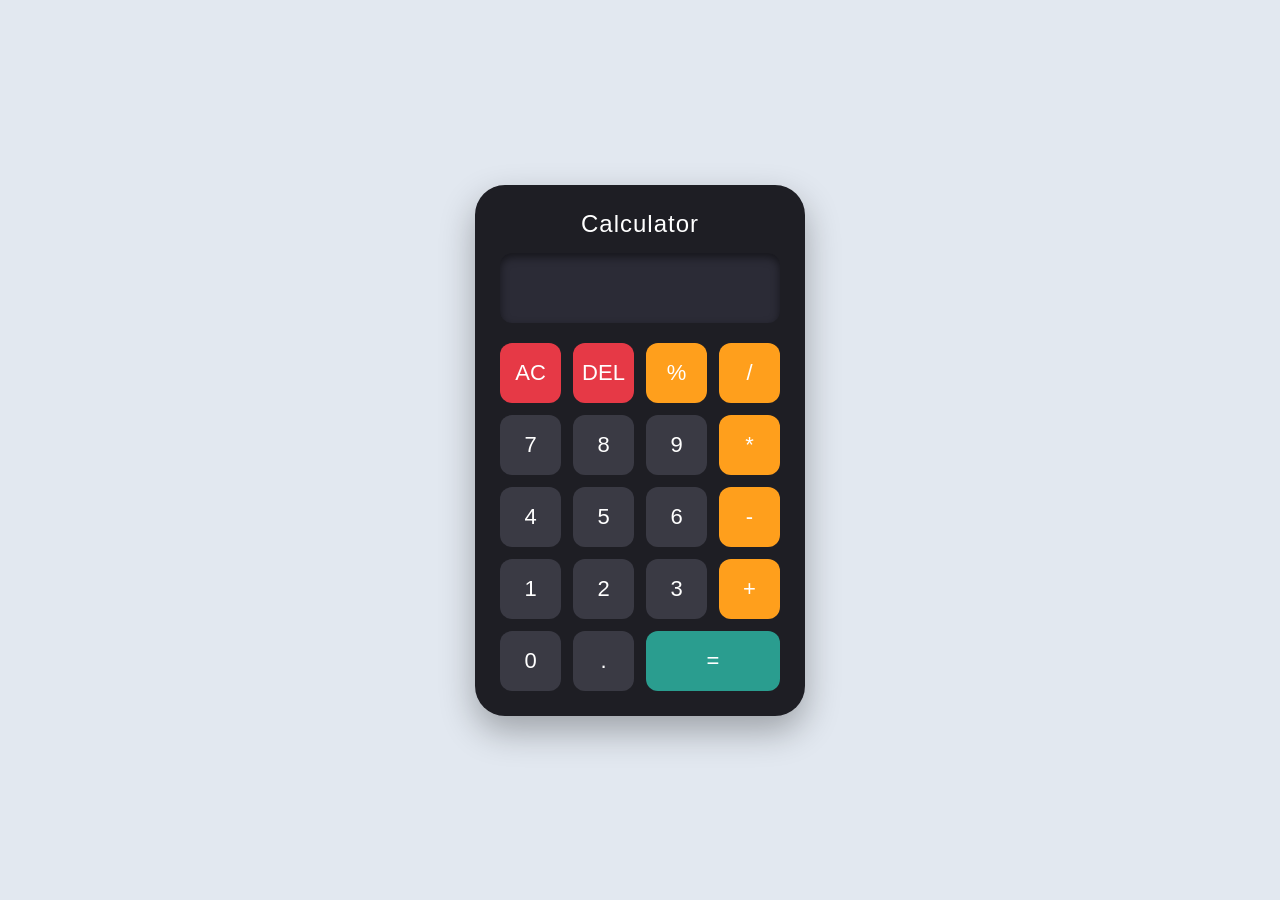
<file: Calci/index.html>
<!DOCTYPE html>
<html lang="en">
<head>
    <meta charset="UTF-8">
    <meta name="viewport" content="width=device-width, initial-scale=1.0">
    <title>Sleek Calculator</title>
    <link rel="stylesheet" href="style.css">
</head>
<body>
<div class="container">
    <h2>Calculator</h2>
    <input type="text" id="display" readonly>
    <div class="buttons">
        <button class="clear" onclick="clearAll()">AC</button>
        <button class="clear" onclick="clearOne()">DEL</button>
        <button class="operator" onclick="expression('%')">%</button>
        <button class="operator" onclick="expression('/')">/</button>
        <button onclick="expression(7)">7</button>
        <button onclick="expression(8)">8</button>
        <button onclick="expression(9)">9</button>
        <button class="operator" onclick="expression('*')">*</button>
        <button onclick="expression(4)">4</button>
        <button onclick="expression(5)">5</button>
        <button onclick="expression(6)">6</button>
        <button class="operator" onclick="expression('-')">-</button>
        <button onclick="expression(1)">1</button>
        <button onclick="expression(2)">2</button>
        <button onclick="expression(3)">3</button>
        <button class="operator" onclick="expression('+')">+</button>
        <button onclick="expression(0)">0</button>
        <button onclick="expression('.')">.</button>
        <button class="equal" onclick="result()">=</button>
    </div>
</div>
<script src="script.js"></script>
</body>
</html>
</file>
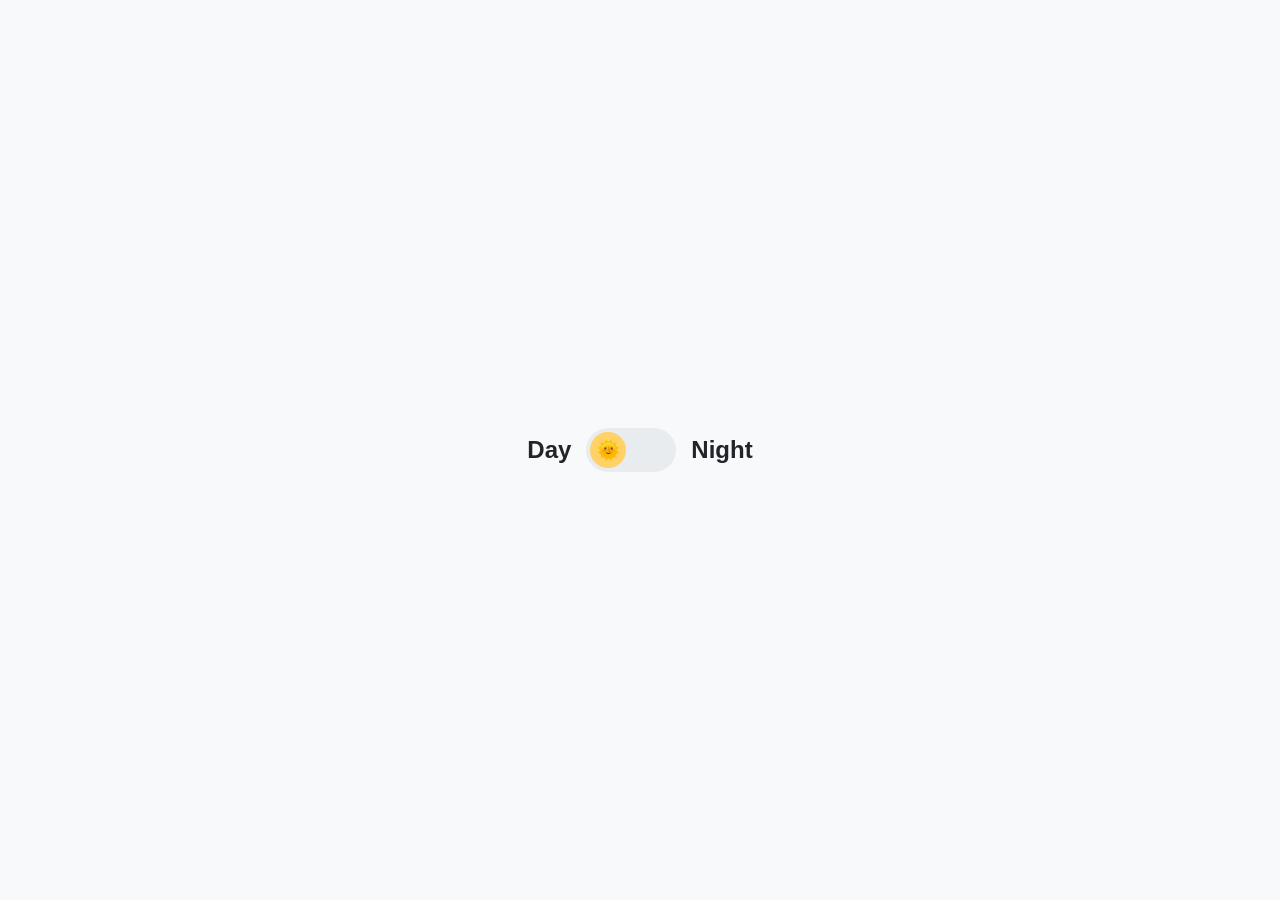
<file: Dark_Theme/index.html>
<!DOCTYPE html>
<html lang="en">
<head>
  <meta charset="UTF-8">
  <meta name="viewport" content="width=device-width, initial-scale=1.0">
  <title>Day Night Switcher</title>
  <link rel="stylesheet" href="style.css">
</head>
<body>

  <div class="mode-container">
    <span>Day</span>
    
    <input type="checkbox" id="theme-switch-input">
    <label for="theme-switch-input" class="slider-track">
      <div class="slider-knob">🌞</div>
    </label>
    
    <span>Night</span>
  </div>

  <script src="script.js"></script>
</body>
</html>
</file>
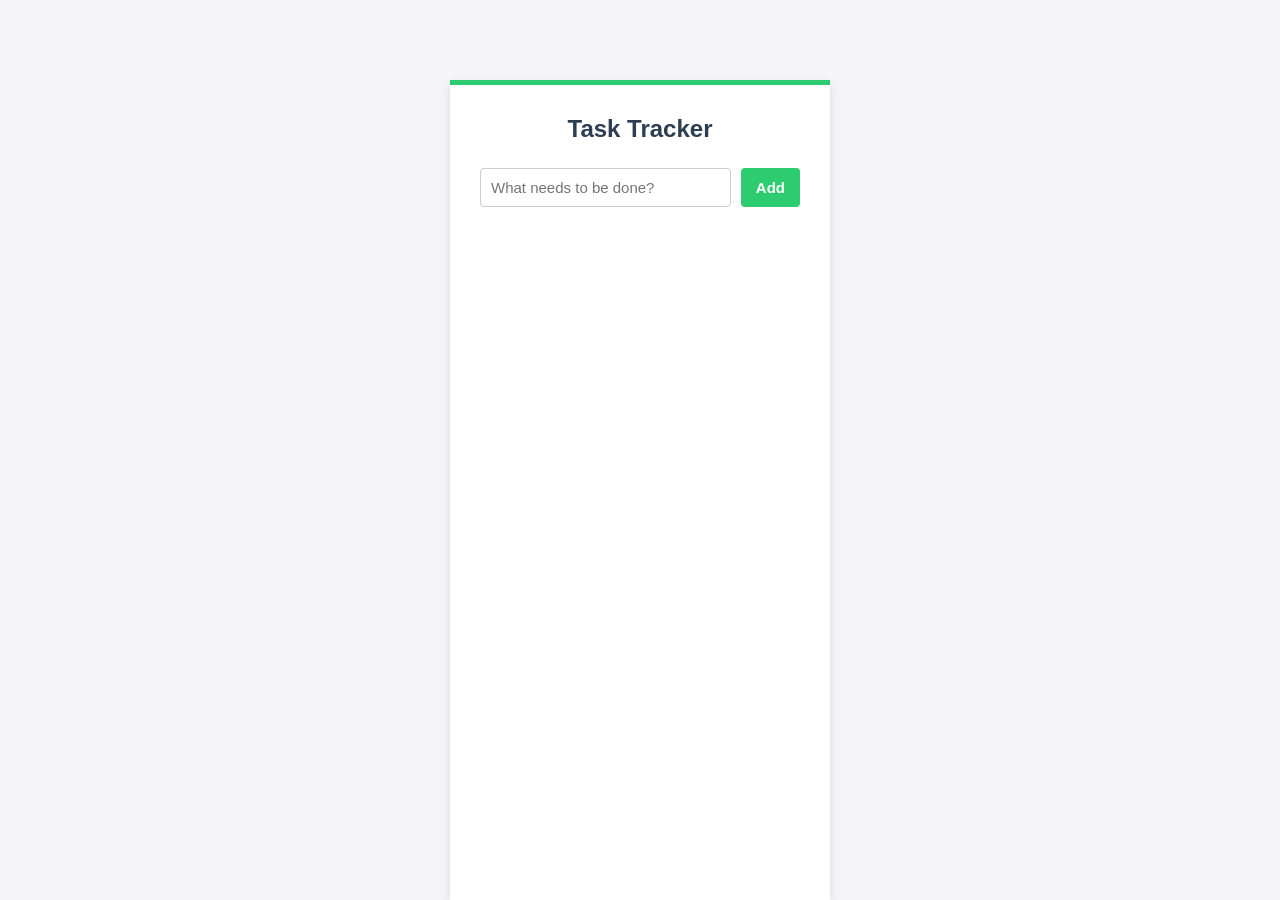
<file: To_Do_List/index.html>
<!DOCTYPE html>
<html lang="en">
<head>
    <meta charset="UTF-8">
    <meta name="viewport" content="width=device-width, initial-scale=1.0">
    <title>Task Tracker</title>
    <link rel="stylesheet" href="style.css">
</head>
<body>
    <div class="main-wrapper">
        <h1>Task Tracker</h1>
        <div class="input-section">
            <input type="text" id="itemInput" placeholder="What needs to be done?">
            <button id="addBtn">Add</button>
        </div>
        <ul id="listContainer"></ul>
    </div>
    <script src="script.js"></script>
</body>
</html>
</file>
<file: Calci/style.css>
* {
    margin: 0;
    padding: 0;
    box-sizing: border-box;
}

body {
    background: #e2e8f0;
    display: flex;
    justify-content: center;
    align-items: center;
    height: 100vh;
    font-family: 'Segoe UI', Tahoma, Geneva, Verdana, sans-serif;
}

.container {
    width: 330px;
    background: #1e1e24;
    padding: 25px;
    border-radius: 30px;
    box-shadow: 0px 15px 35px rgba(0,0,0,0.3);
}

h2 {
    text-align: center;
    margin-bottom: 15px;
    color: #ffffff;
    font-weight: 400;
    letter-spacing: 1px;
}

#display {
    width: 100%;
    height: 70px;
    font-size: 32px;
    text-align: right;
    padding: 10px 15px;
    border: none;
    background: #2b2b36;
    color: #00ffcc;
    border-radius: 12px;
    margin-bottom: 20px;
    box-shadow: inset 0px 4px 8px rgba(0,0,0,0.5); 
}

.buttons {
    display: grid;
    grid-template-columns: repeat(4, 1fr);
    gap: 12px;
}

button {
    height: 60px;
    font-size: 22px;
    border: none;
    border-radius: 12px;
    cursor: pointer;
    background: #3a3a44; 
    color: white;
    transition: 0.2s;
}

button:hover {
    background: #50505d;
}


.operator {
    background: #ff9f1c;
}

.operator:hover {
    background: #e08b18;
}


.clear {
    background: #e63946;
}

.clear:hover {
    background: #cc333e;
}


.equal {
    grid-column: 3 / 5; 
    background: #2a9d8f;
}

.equal:hover {
    background: #21867a;
}
</file>
<file: Dark_Theme/style.css>
:root {
  --page-bg: #f8f9fa;
  --page-text: #212529;
  --track-bg: #e9ecef;
  --knob-bg: #ffd166;
}

body.night-theme {
  --page-bg: #121212;
  --page-text: #e0e0e0;
  --track-bg: #343a40;
  --knob-bg: #4ea8de;
}

body {
  margin: 0;
  min-height: 100vh;
  display: flex;
  justify-content: center;
  align-items: center;
  background-color: var(--page-bg);
  color: var(--page-text);
  font-family: 'Segoe UI', Tahoma, Geneva, Verdana, sans-serif;
  transition: all 0.3s ease-in-out;
}

.mode-container {
  display: flex;
  align-items: center;
  gap: 15px;
  font-size: 24px;
  font-weight: bold;
}

#theme-switch-input {
  display: none;
}

.slider-track {
  position: relative;
  display: inline-block;
  width: 90px;
  height: 44px;
  background-color: var(--track-bg);
  border-radius: 44px;
  cursor: pointer;
  transition: background-color 0.3s ease-in-out;
}

.slider-knob {
  position: absolute;
  top: 4px;
  left: 4px;
  width: 36px;
  height: 36px;
  background-color: var(--knob-bg);
  border-radius: 50%;
  display: flex;
  justify-content: center;
  align-items: center;
  font-size: 20px;
  transition: transform 0.4s ease-out, background-color 0.3s ease;
}

#theme-switch-input:checked + .slider-track .slider-knob {
  transform: translateX(46px);
}
</file>
<file: To_Do_List/style.css>
* {
    margin: 0;
    padding: 0;
    box-sizing: border-box;
    font-family: 'Segoe UI', Tahoma, Geneva, Verdana, sans-serif;
}
body {
    background-color: #f4f4f9;
    display: flex;
    justify-content: center;
    padding-top: 80px;
    height: 100vh;
}
.main-wrapper {
    width: 380px;
    background-color: #ffffff;
    padding: 30px;
    border-top: 5px solid #2ecc71;
    box-shadow: 0 4px 10px rgba(0,0,0,0.1);
}
h1 {
    text-align: center;
    margin-bottom: 25px;
    color: #2c3e50;
    font-size: 24px;
}
.input-section {
    display: flex;
    gap: 10px;
    margin-bottom: 20px;
}
input {
    flex: 1;
    padding: 10px;
    border: 1px solid #ccc;
    border-radius: 4px;
    font-size: 15px;
}
#addBtn {
    padding: 10px 15px;
    background-color: #2ecc71;
    color: white;
    border: none;
    border-radius: 4px;
    cursor: pointer;
    font-size: 15px;
    font-weight: bold;
}
#addBtn:hover {
    background-color: #27ae60;
}
ul {
    list-style-type: none;
}
li {
    background-color: #fff;
    border: 1px solid #eee;
    padding: 12px;
    margin-bottom: 8px;
    display: flex;
    justify-content: space-between;
    align-items: center;
    border-left: 4px solid #3498db;
}
.remove-btn {
    background-color: #e74c3c;
    color: white;
    border: none;
    padding: 5px 10px;
    border-radius: 3px;
    cursor: pointer;
    font-size: 13px;
}
.remove-btn:hover {
    background-color: #c0392b;
}
</file>
